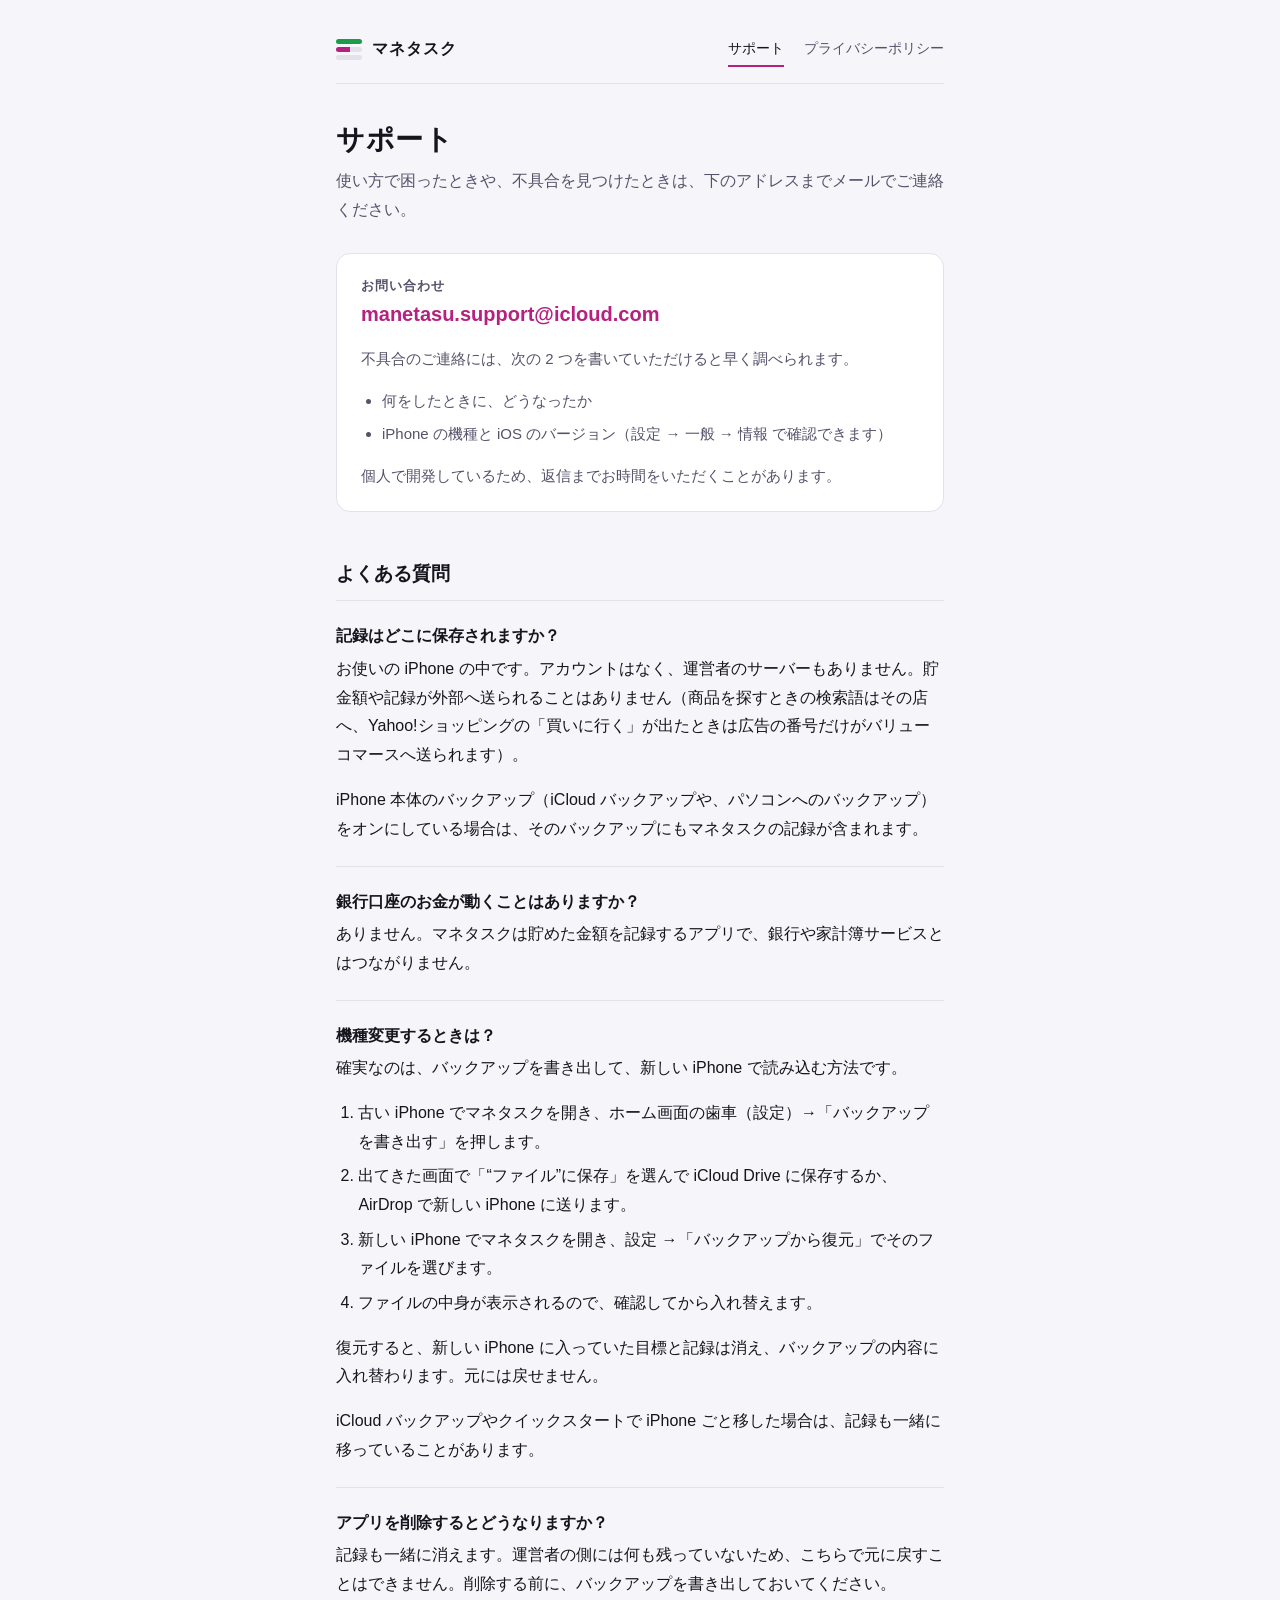
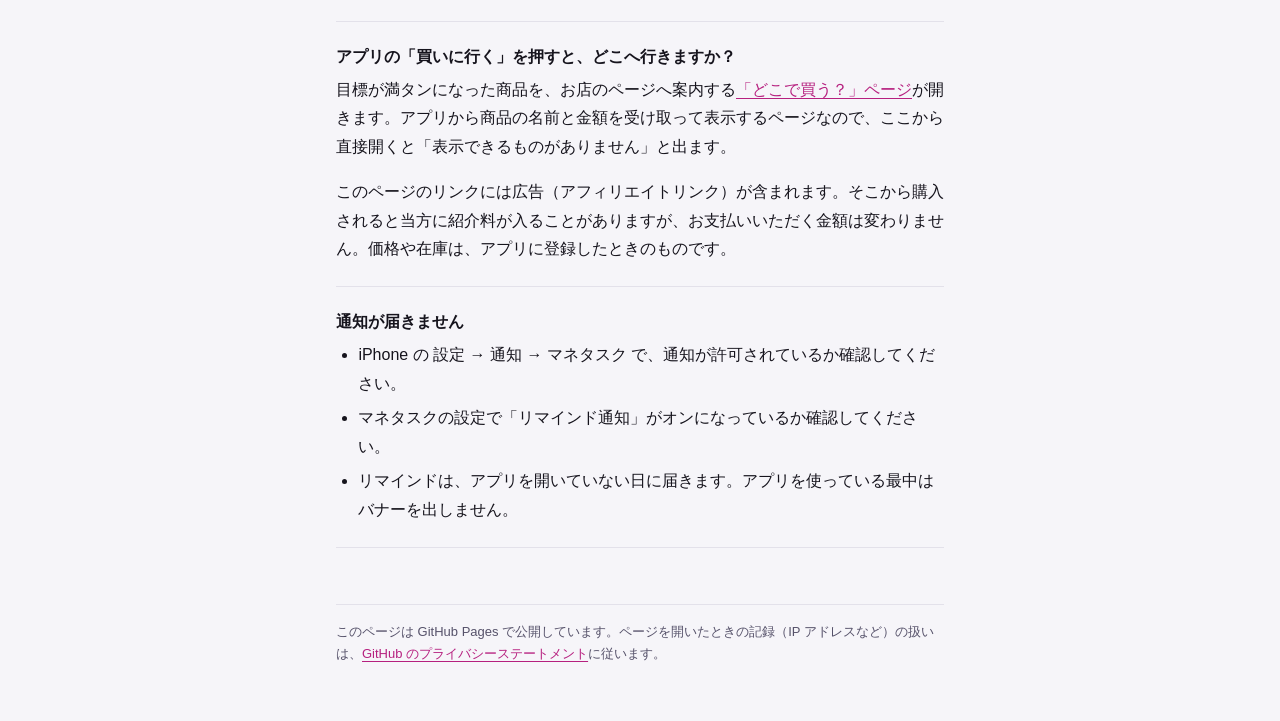
<file: index.html>
<!doctype html>
<html lang="ja">
<head>
<meta charset="utf-8">
<meta name="viewport" content="width=device-width, initial-scale=1">
<title>サポート｜マネタスク</title>
<meta name="description" content="貯金アプリ「マネタスク」のお問い合わせ先と、よくある質問。">
<link rel="stylesheet" href="style.css">
</head>
<body>
<div class="page">
  <header class="masthead">
    <a class="brand" href="./"><span class="mark" aria-hidden="true"><i></i><i></i><i></i></span>マネタスク</a>
    <nav class="nav" aria-label="ページ">
      <a href="./" aria-current="page">サポート</a>
      <a href="privacy.html">プライバシーポリシー</a>
    </nav>
  </header>

  <main>
    <h1>サポート</h1>
    <p class="lede">使い方で困ったときや、不具合を見つけたときは、下のアドレスまでメールでご連絡ください。</p>

    <section class="panel" aria-labelledby="contact-title">
      <h2 id="contact-title" class="label">お問い合わせ</h2>
      <p class="address"><a href="mailto:manetasu.support@icloud.com?subject=マネタスクのお問い合わせ">manetasu.support@<wbr>icloud.com</a></p>
      <p class="quiet">不具合のご連絡には、次の 2 つを書いていただけると早く調べられます。</p>
      <ul class="quiet">
        <li>何をしたときに、どうなったか</li>
        <li>iPhone の機種と iOS のバージョン（設定 → 一般 → 情報 で確認できます）</li>
      </ul>
      <p class="quiet">個人で開発しているため、返信までお時間をいただくことがあります。</p>
    </section>

    <h2>よくある質問</h2>
    <div class="faq">
      <section>
        <h3>記録はどこに保存されますか？</h3>
        <p>お使いの iPhone の中です。アカウントはなく、運営者のサーバーもありません。貯金額や記録が外部へ送られることはありません（商品を探すときの検索語はその店へ、Yahoo!ショッピングの「買いに行く」が出たときは広告の番号だけがバリューコマースへ送られます）。</p>
        <p>iPhone 本体のバックアップ（iCloud バックアップや、パソコンへのバックアップ）をオンにしている場合は、そのバックアップにもマネタスクの記録が含まれます。</p>
      </section>

      <section>
        <h3>銀行口座のお金が動くことはありますか？</h3>
        <p>ありません。マネタスクは貯めた金額を記録するアプリで、銀行や家計簿サービスとはつながりません。</p>
      </section>

      <section>
        <h3>機種変更するときは？</h3>
        <p>確実なのは、バックアップを書き出して、新しい iPhone で読み込む方法です。</p>
        <ol>
          <li>古い iPhone でマネタスクを開き、ホーム画面の歯車（設定）→「バックアップを書き出す」を押します。</li>
          <li>出てきた画面で「“ファイル”に保存」を選んで iCloud Drive に保存するか、AirDrop で新しい iPhone に送ります。</li>
          <li>新しい iPhone でマネタスクを開き、設定 →「バックアップから復元」でそのファイルを選びます。</li>
          <li>ファイルの中身が表示されるので、確認してから入れ替えます。</li>
        </ol>
        <p>復元すると、新しい iPhone に入っていた目標と記録は消え、バックアップの内容に入れ替わります。元には戻せません。</p>
        <p>iCloud バックアップやクイックスタートで iPhone ごと移した場合は、記録も一緒に移っていることがあります。</p>
      </section>

      <section>
        <h3>アプリを削除するとどうなりますか？</h3>
        <p>記録も一緒に消えます。運営者の側には何も残っていないため、こちらで元に戻すことはできません。削除する前に、バックアップを書き出しておいてください。</p>
      </section>

      <section>
        <h3>アプリの「買いに行く」を押すと、どこへ行きますか？</h3>
        <p>目標が満タンになった商品を、お店のページへ案内する<a href="buy.html">「どこで買う？」ページ</a>が開きます。アプリから商品の名前と金額を受け取って表示するページなので、ここから直接開くと「表示できるものがありません」と出ます。</p>
        <p>このページのリンクには広告（アフィリエイトリンク）が含まれます。そこから購入されると当方に紹介料が入ることがありますが、お支払いいただく金額は変わりません。価格や在庫は、アプリに登録したときのものです。</p>
      </section>

      <section>
        <h3>通知が届きません</h3>
        <ul>
          <li>iPhone の 設定 → 通知 → マネタスク で、通知が許可されているか確認してください。</li>
          <li>マネタスクの設定で「リマインド通知」がオンになっているか確認してください。</li>
          <li>リマインドは、アプリを開いていない日に届きます。アプリを使っている最中はバナーを出しません。</li>
        </ul>
      </section>
    </div>
  </main>

  <footer class="footer">
    <p>このページは GitHub Pages で公開しています。ページを開いたときの記録（IP アドレスなど）の扱いは、<a href="https://docs.github.com/en/site-policy/privacy-policies/github-general-privacy-statement">GitHub のプライバシーステートメント</a>に従います。</p>
  </footer>
</div>
</body>
</html>
</file>
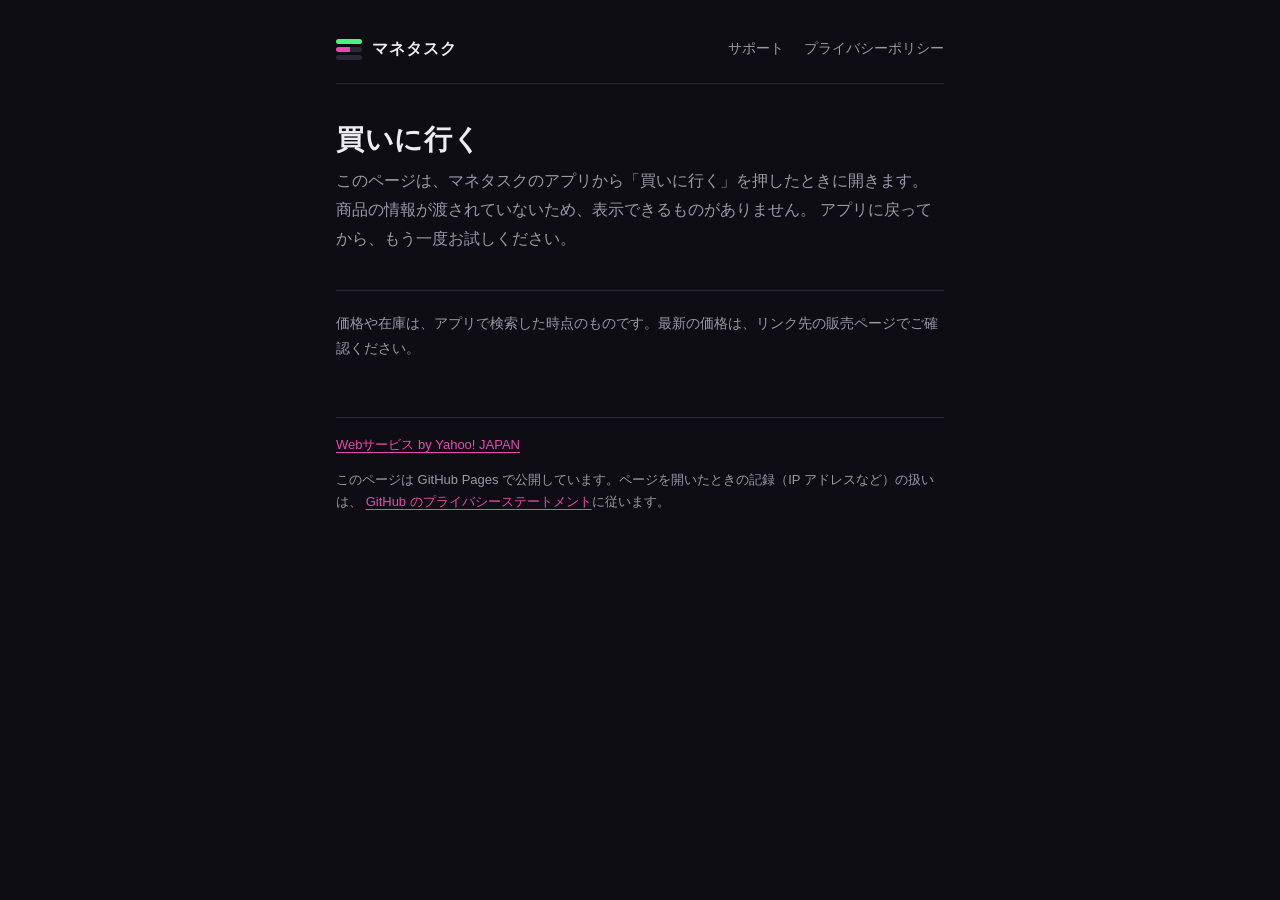
<file: buy.html>
<!doctype html>
<html lang="ja">
<head>
<meta charset="utf-8">
<meta name="viewport" content="width=device-width, initial-scale=1">
<title>買いに行く｜マネタスク</title>
<meta name="description" content="マネタスクで貯めて買うものの、購入ページへのご案内。">
<meta name="robots" content="noindex">
<link rel="stylesheet" href="style.css">
</head>
<!--
  class="buy" は飾りではない。アプリはダークに固定されている（theme.tsx）ので、
  このページだけ端末の外観設定に従うと、アプリから飛んだ瞬間に真っ白になる。
  style.css の .buy がライトモードの指定を打ち消す。
-->
<body class="buy">
<div class="page">
  <header class="masthead">
    <a class="brand" href="./"><span class="mark" aria-hidden="true"><i></i><i></i><i></i></span>マネタスク</a>
    <nav class="nav" aria-label="ページ">
      <a href="./">サポート</a>
      <a href="privacy.html">プライバシーポリシー</a>
    </nav>
  </header>

  <main>
    <!--
      商品カードとリンクは、アプリから渡された値を見てから組み立てる。
      2026-09-28 から、ここには広告を置かない（下の script の注記）。
    -->
    <div id="card" class="buy-card" hidden>
      <p class="buy-eyebrow" id="card-earned" hidden></p>
      <h1 class="buy-name" id="card-name"></h1>
      <p class="buy-price" id="card-price" hidden></p>
      <p class="buy-store" id="card-store"></p>
      <p class="buy-go"><a id="card-link" class="buy-button" href="#" rel="noopener"><span id="card-cta">商品ページを開く</span></a></p>
    </div>

    <div id="fallback" hidden>
      <h1>買いに行く</h1>
      <p class="lede">このページは、マネタスクのアプリから「買いに行く」を押したときに開きます。
        商品の情報が渡されていないため、表示できるものがありません。
        アプリに戻ってから、もう一度お試しください。</p>
    </div>

    <div id="badlink" hidden>
      <h1>開けませんでした</h1>
      <p class="lede">安全に開けると確認できたリンクだけを表示しています。
        お手数ですが、アプリに戻ってからもう一度お試しください。</p>
    </div>

    <noscript>
      <h1>買いに行く</h1>
      <p class="lede">このページは JavaScript を使って商品のリンクを組み立てています。
        Safari の設定で JavaScript を有効にしてから開いてください。</p>
    </noscript>

    <div class="buy-note">
      <p>価格や在庫は、アプリで検索した時点のものです。最新の価格は、リンク先の販売ページでご確認ください。</p>
    </div>
  </main>

  <footer class="footer">
    <p><a href="https://developer.yahoo.co.jp/sitemap/">Webサービス by Yahoo! JAPAN</a></p>
    <p>このページは GitHub Pages で公開しています。ページを開いたときの記録（IP アドレスなど）の扱いは、
      <a href="https://docs.github.com/ja/site-policy/privacy-policies/github-general-privacy-statement">GitHub のプライバシーステートメント</a>に従います。</p>
  </footer>
</div>

<script>
(function () {
  'use strict';

  /*
    アプリの「買いに行く」から開くページ。設計の理由と引用は save_app/buy-page.md にある。

    **2026-09-28 から、成果リンクを使わず、素の商品ページへつなぐ。計測タグも読まない。**
    アプリ（1.1.0〜）が渡してくるのは、既存サイト（sid 3781888）の広告コードで作った成果リンク。
    バリューコマースの回答は「既存サイトで作成した広告コードをアプリ含め別サイトに掲載することが
    ないように」（save_app/vc-rules.md 8）。アプリの媒体（3782665）は審査中で、通ったら
    アプリが自分で成果リンクを開く（このページは挟まない。vc-rules.md 11）。
    **このページを直せば、出ている全部の版に一度に効く**（アプリの更新も審査も要らない）。
    紹介料は入らなくなるが、宣伝で人が増える前に止める。

    成果リンクを組み立て直してはいけない（広告リンクの改変は 3 社とも禁止）。
    ここでは中の vc_url（素の商品ページ）を取り出すだけで、広告としては使わない。
  */

  // 開いてよいホスト。ここに無いものは表示しない（オープンリダイレクタにしないため）
  var ALLOWED = {
    'ck.jp.ap.valuecommerce.com': {
      store: 'Yahoo!ショッピング',
      cta: 'Yahoo!ショッピングで見る'
    }
  };

  // 成果リンクの中の行き先（vc_url）として開いてよいホスト（vc-rules.md 2 の原文）。
  // vc_url には何でも入れられるので、ここを緩めると踏み台になる
  var DEST = [
    'shopping.yahoo.co.jp',
    'topics.shopping.yahoo.co.jp',
    'store.shopping.yahoo.co.jp',
    'search.shopping.yahoo.co.jp',
    'paypaymall.yahoo.co.jp'
  ];

  // **クエリ（?）ではなくフラグメント（#）から読む。**
  // フラグメントはサーバーに送られないので、目標の名前や貯めた額が
  // GitHub Pages のアクセスログに残らない。アプリ側は core/url.ts の
  // buyDestination が # で組み立てている ── **片方だけ直すと証書が出なくなる。**
  var params = new URLSearchParams(window.location.hash.slice(1));
  var raw = params.get('u') || '';
  var name = (params.get('n') || '').slice(0, 200).trim();
  var price = (params.get('p') || '').replace(/[^0-9]/g, '').slice(0, 12);
  // 「42 日かけて ¥6,000 貯めました」を出すための 2 つ。無ければ何も出さない。
  var saved = (params.get('v') || '').replace(/[^0-9]/g, '').slice(0, 12);
  var days = (params.get('d') || '').replace(/[^0-9]/g, '').slice(0, 5);

  var card = document.getElementById('card');
  var fallback = document.getElementById('fallback');
  var badlink = document.getElementById('badlink');

  var yen = function (n) { return '¥' + Number(n).toLocaleString('ja-JP'); };

  if (!raw) {
    fallback.hidden = false;
    return;
  }

  var rule = null;
  var dest = null;
  try {
    var parsed = new URL(raw);
    if (parsed.protocol === 'https:' && Object.prototype.hasOwnProperty.call(ALLOWED, parsed.hostname)) {
      var inner = parsed.searchParams.get('vc_url') || '';
      var target = new URL(inner);
      if (target.protocol === 'https:' && !target.username && !target.password && DEST.indexOf(target.hostname) >= 0) {
        rule = ALLOWED[parsed.hostname];
        dest = inner;
      }
    }
  } catch (e) {
    rule = null;
    dest = null;
  }

  if (!rule || !dest) {
    badlink.hidden = false;
    return;
  }

  document.getElementById('card-store').textContent = rule.store;
  document.getElementById('card-name').textContent = name || 'この商品';
  document.getElementById('card-cta').textContent = rule.cta;

  if (price) {
    var el = document.getElementById('card-price');
    el.textContent = yen(price);
    el.hidden = false;
  }

  // ここが「踏み台」と「達成の証書」を分ける 1 行。貯めた実績が渡っていれば先頭に出す。
  if (saved) {
    var earned = document.getElementById('card-earned');
    earned.textContent = days
      ? days + ' 日かけて ' + yen(saved) + ' 貯めました'
      : yen(saved) + ' 貯めました';
    earned.hidden = false;
  }

  var link = document.getElementById('card-link');
  // 素の商品ページ。広告ではないので計測タグは付けない（上の注記）
  link.setAttribute('href', dest);

  card.hidden = false;
})();
</script>
</body>
</html>
</file>
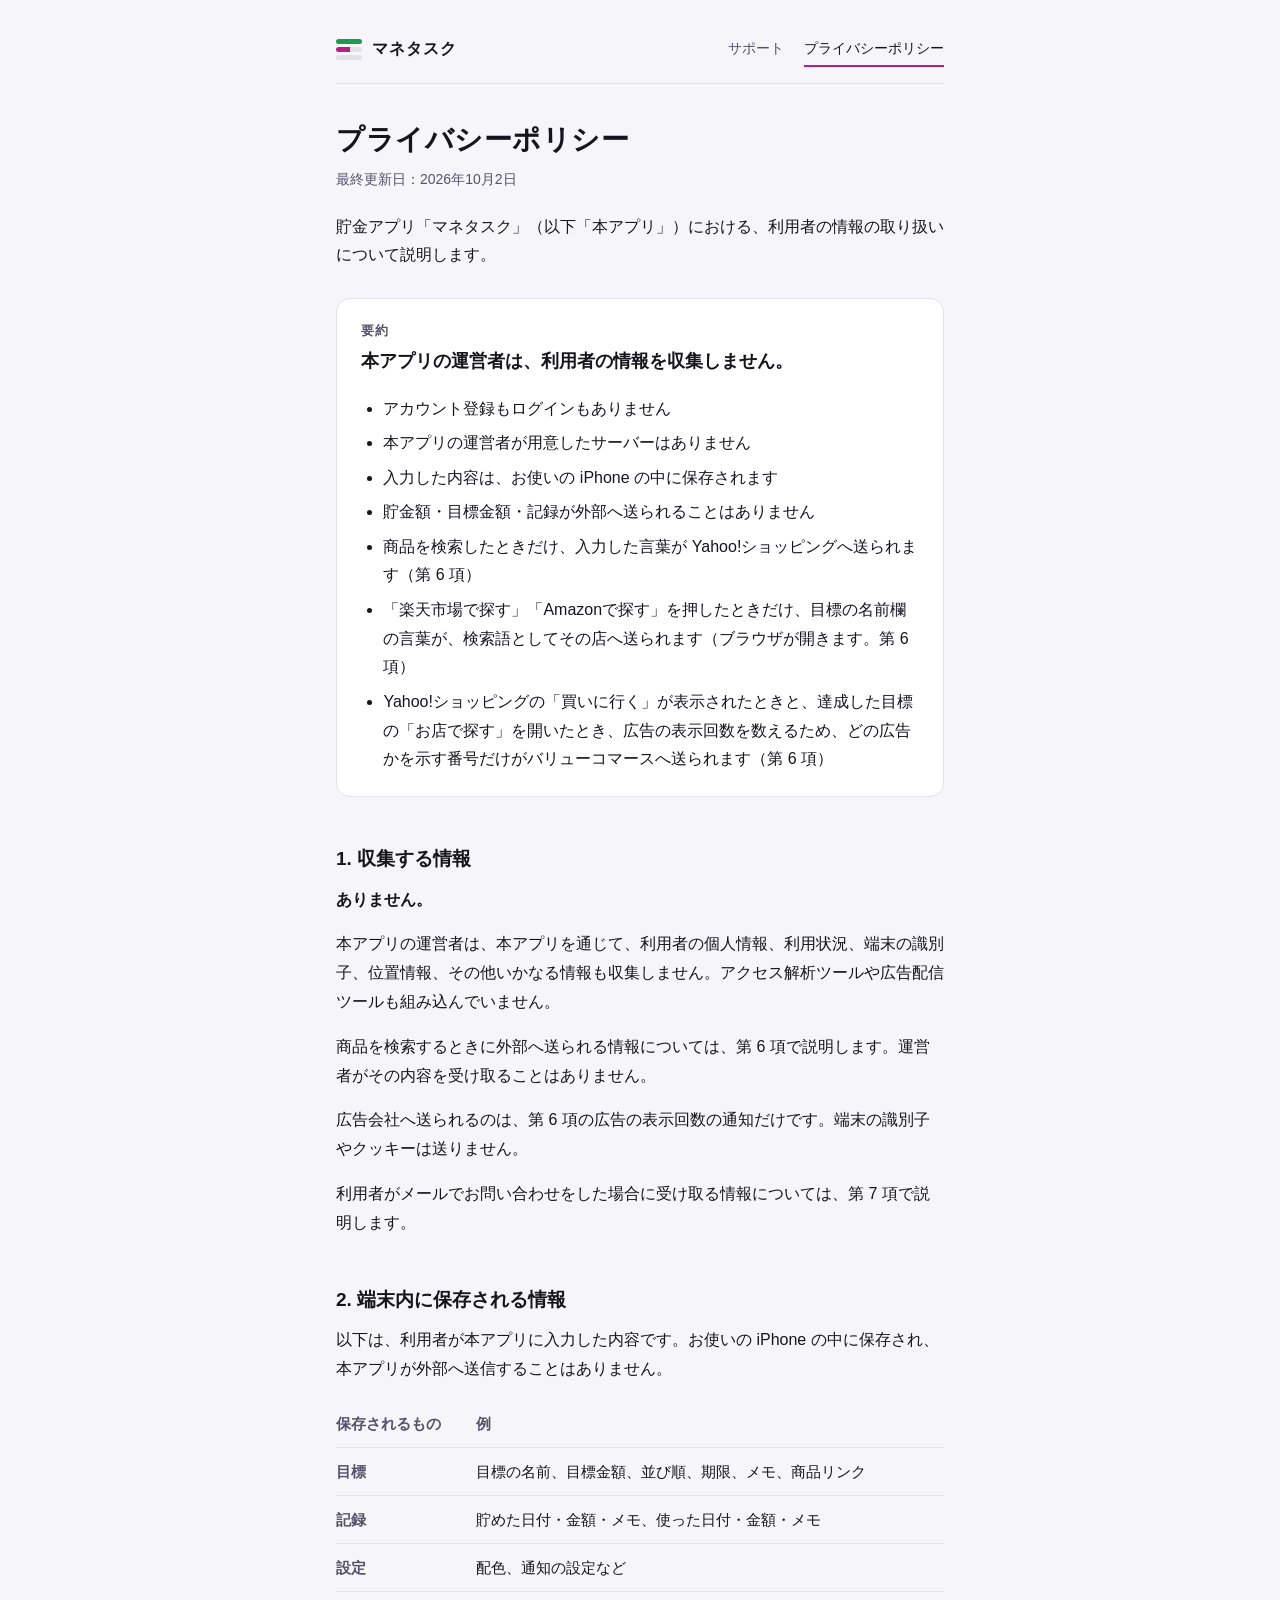
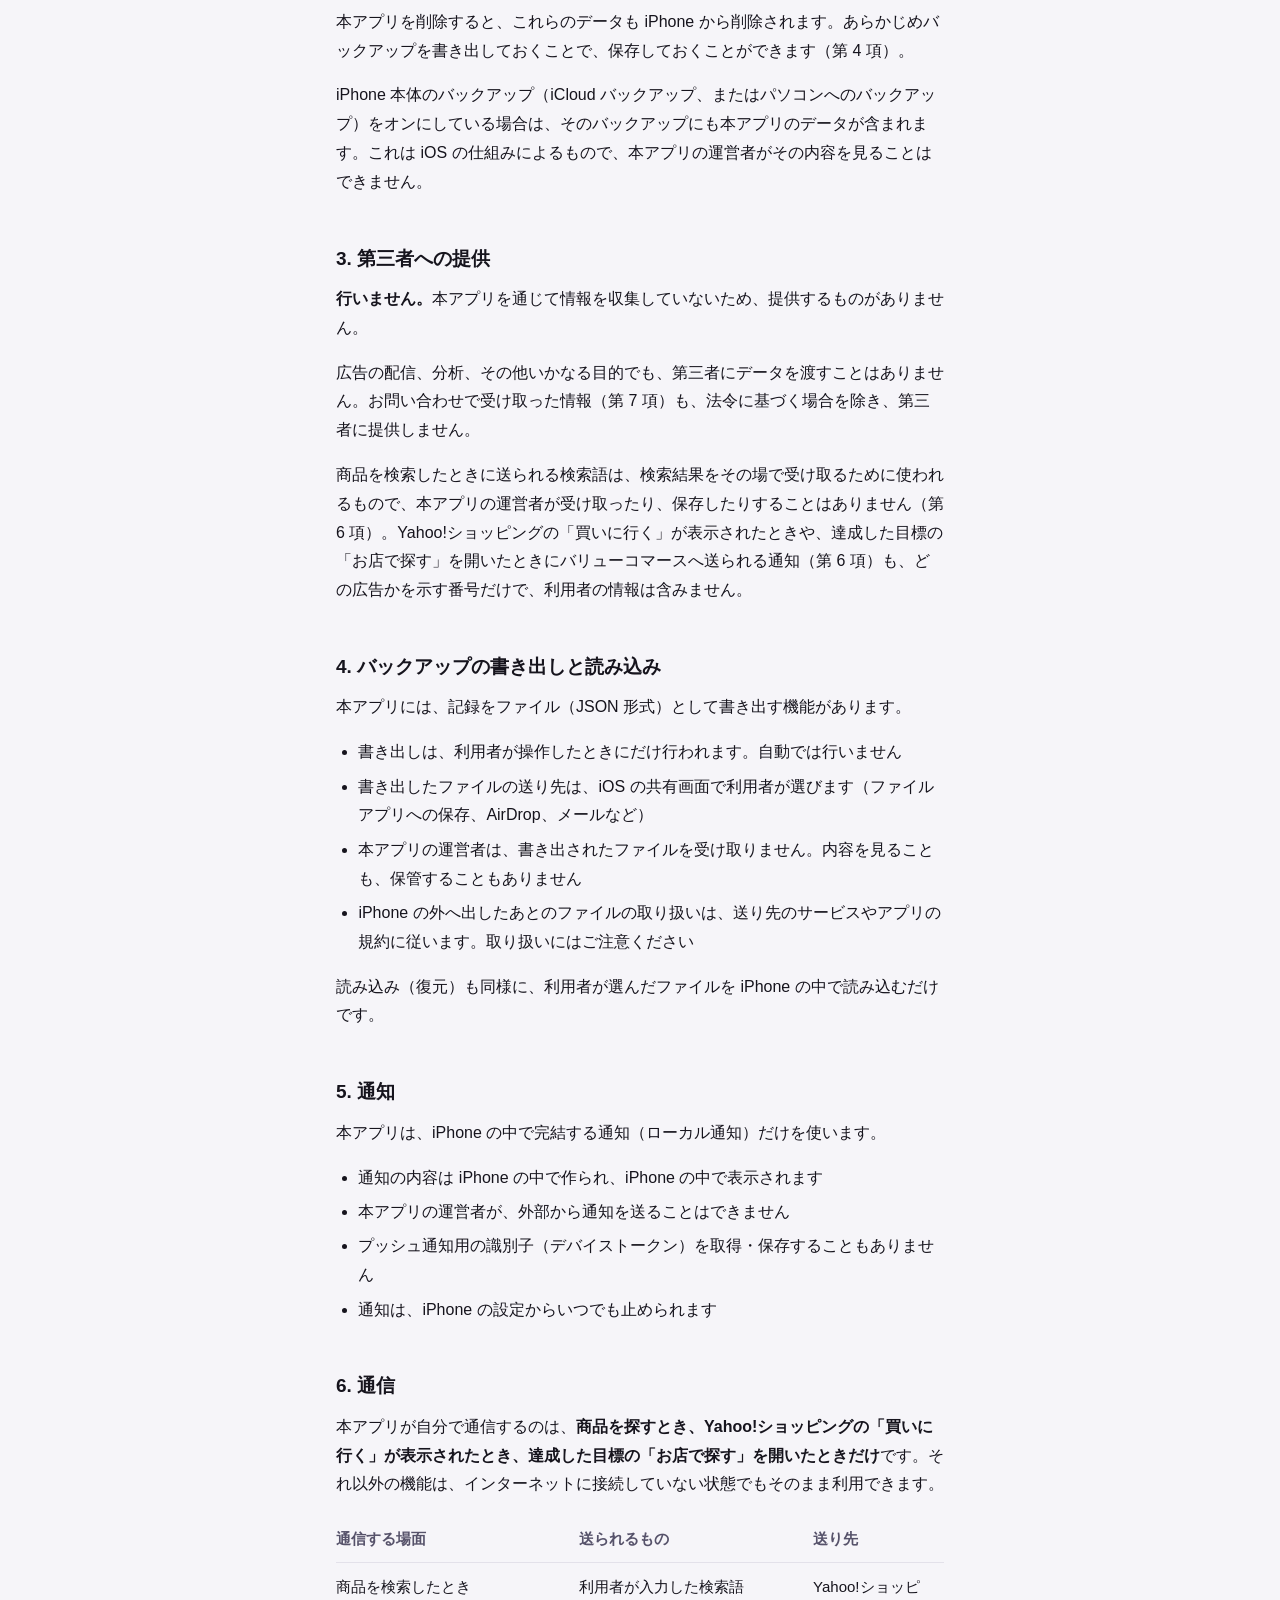
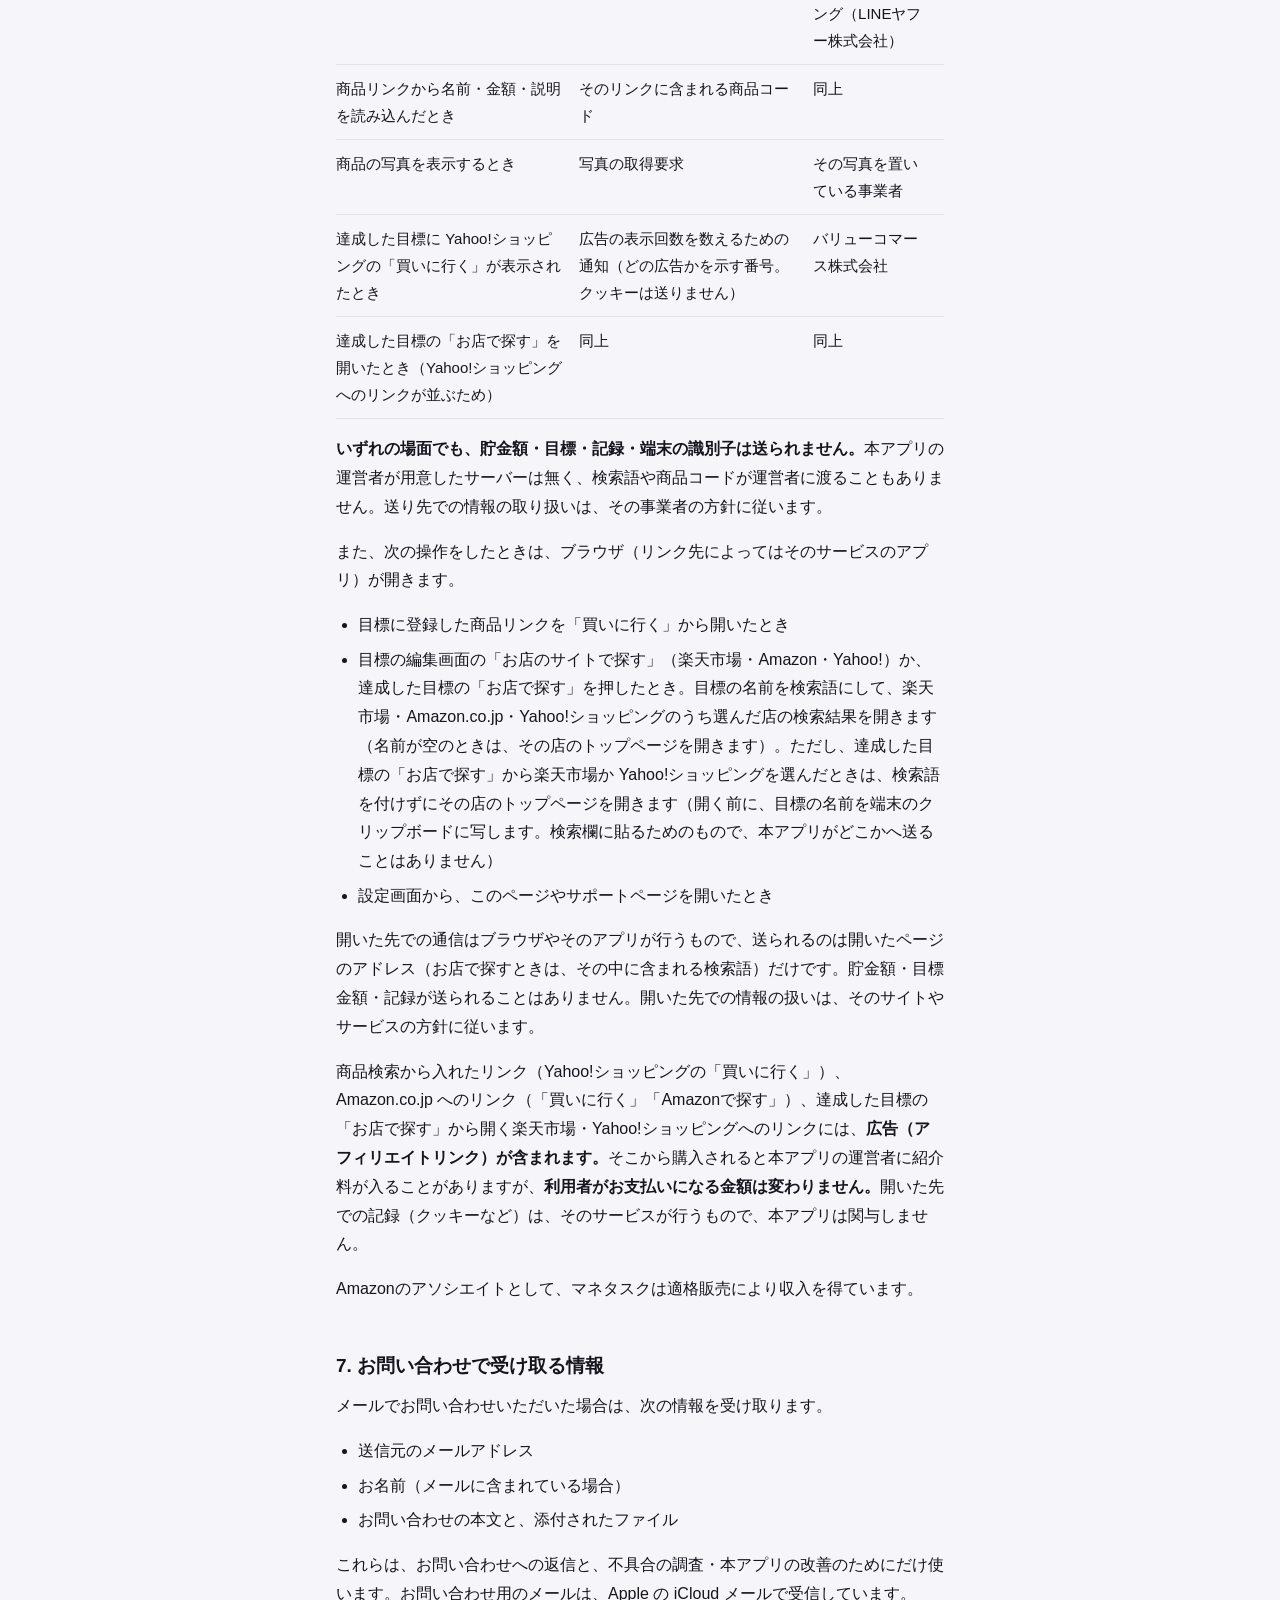
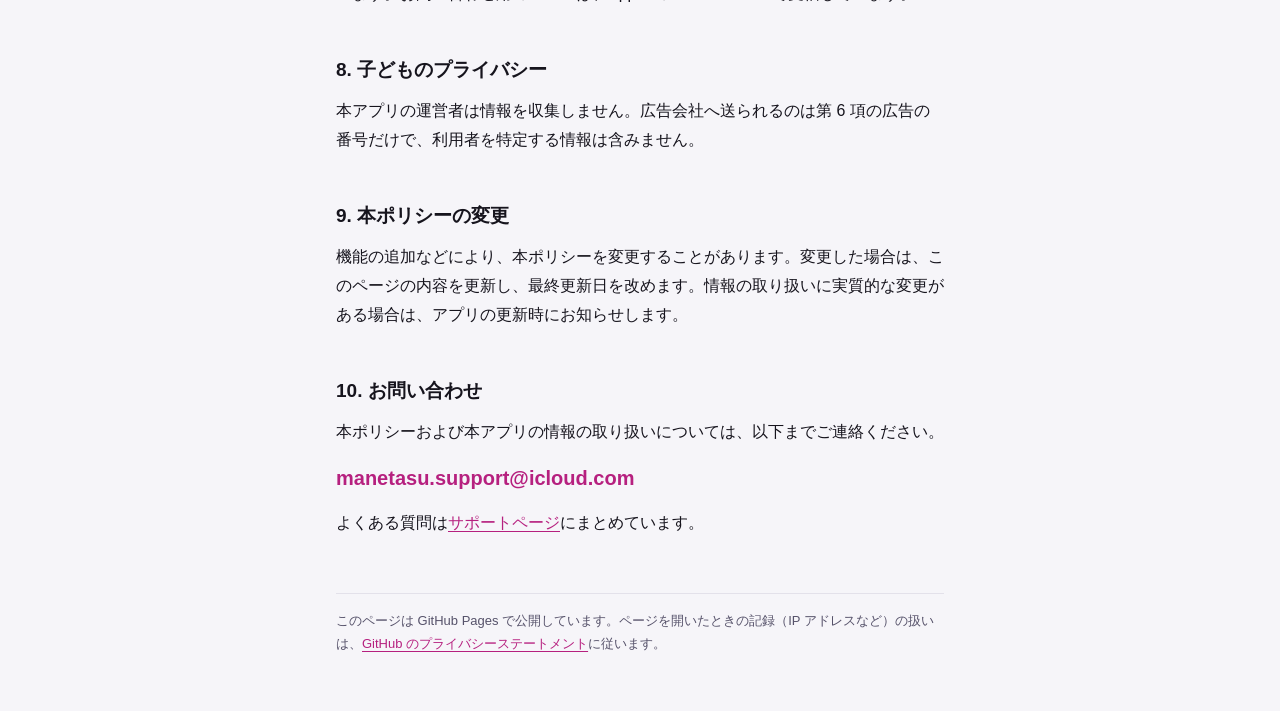
<file: privacy.html>
<!doctype html>
<html lang="ja">
<head>
<meta charset="utf-8">
<meta name="viewport" content="width=device-width, initial-scale=1">
<title>プライバシーポリシー｜マネタスク</title>
<meta name="description" content="貯金アプリ「マネタスク」のプライバシーポリシー。本アプリの運営者は利用者の情報を収集しません。">
<link rel="stylesheet" href="style.css">
</head>
<body>
<div class="page">
  <header class="masthead">
    <a class="brand" href="./"><span class="mark" aria-hidden="true"><i></i><i></i><i></i></span>マネタスク</a>
    <nav class="nav" aria-label="ページ">
      <a href="./">サポート</a>
      <a href="privacy.html" aria-current="page">プライバシーポリシー</a>
    </nav>
  </header>

  <main>
    <h1>プライバシーポリシー</h1>
    <p class="meta">最終更新日：<time datetime="2026-10-02">2026年10月2日</time></p>
    <p>貯金アプリ「マネタスク」（以下「本アプリ」）における、利用者の情報の取り扱いについて説明します。</p>

    <section class="panel" aria-labelledby="summary-title">
      <h2 id="summary-title" class="label">要約</h2>
      <p class="summary-lead">本アプリの運営者は、利用者の情報を収集しません。</p>
      <ul>
        <li>アカウント登録もログインもありません</li>
        <li>本アプリの運営者が用意したサーバーはありません</li>
        <li>入力した内容は、お使いの iPhone の中に保存されます</li>
        <li>貯金額・目標金額・記録が外部へ送られることはありません</li>
        <li>商品を検索したときだけ、入力した言葉が Yahoo!ショッピングへ送られます（第 6 項）</li>
        <li>「楽天市場で探す」「Amazonで探す」を押したときだけ、目標の名前欄の言葉が、検索語としてその店へ送られます（ブラウザが開きます。第 6 項）</li>
        <li>Yahoo!ショッピングの「買いに行く」が表示されたときと、達成した目標の「お店で探す」を開いたとき、広告の表示回数を数えるため、どの広告かを示す番号だけがバリューコマースへ送られます（第 6 項）</li>
      </ul>
    </section>

    <h2>1. 収集する情報</h2>
    <p><strong>ありません。</strong></p>
    <p>本アプリの運営者は、本アプリを通じて、利用者の個人情報、利用状況、端末の識別子、位置情報、その他いかなる情報も収集しません。アクセス解析ツールや広告配信ツールも組み込んでいません。</p>
    <p>商品を検索するときに外部へ送られる情報については、第 6 項で説明します。運営者がその内容を受け取ることはありません。</p>
    <p>広告会社へ送られるのは、第 6 項の広告の表示回数の通知だけです。端末の識別子やクッキーは送りません。</p>
    <p>利用者がメールでお問い合わせをした場合に受け取る情報については、第 7 項で説明します。</p>

    <h2>2. 端末内に保存される情報</h2>
    <p>以下は、利用者が本アプリに入力した内容です。お使いの iPhone の中に保存され、本アプリが外部へ送信することはありません。</p>
    <div class="table-wrap">
      <table>
        <thead>
          <tr><th scope="col">保存されるもの</th><th scope="col">例</th></tr>
        </thead>
        <tbody>
          <tr><th scope="row">目標</th><td>目標の名前、目標金額、並び順、期限、メモ、商品リンク</td></tr>
          <tr><th scope="row">記録</th><td>貯めた日付・金額・メモ、使った日付・金額・メモ</td></tr>
          <tr><th scope="row">設定</th><td>配色、通知の設定など</td></tr>
        </tbody>
      </table>
    </div>
    <p>本アプリを削除すると、これらのデータも iPhone から削除されます。あらかじめバックアップを書き出しておくことで、保存しておくことができます（第 4 項）。</p>
    <p>iPhone 本体のバックアップ（iCloud バックアップ、またはパソコンへのバックアップ）をオンにしている場合は、そのバックアップにも本アプリのデータが含まれます。これは iOS の仕組みによるもので、本アプリの運営者がその内容を見ることはできません。</p>

    <h2>3. 第三者への提供</h2>
    <p><strong>行いません。</strong>本アプリを通じて情報を収集していないため、提供するものがありません。</p>
    <p>広告の配信、分析、その他いかなる目的でも、第三者にデータを渡すことはありません。お問い合わせで受け取った情報（第 7 項）も、法令に基づく場合を除き、第三者に提供しません。</p>
    <p>商品を検索したときに送られる検索語は、検索結果をその場で受け取るために使われるもので、本アプリの運営者が受け取ったり、保存したりすることはありません（第 6 項）。Yahoo!ショッピングの「買いに行く」が表示されたときや、達成した目標の「お店で探す」を開いたときにバリューコマースへ送られる通知（第 6 項）も、どの広告かを示す番号だけで、利用者の情報は含みません。</p>

    <h2>4. バックアップの書き出しと読み込み</h2>
    <p>本アプリには、記録をファイル（JSON 形式）として書き出す機能があります。</p>
    <ul>
      <li>書き出しは、利用者が操作したときにだけ行われます。自動では行いません</li>
      <li>書き出したファイルの送り先は、iOS の共有画面で利用者が選びます（ファイルアプリへの保存、AirDrop、メールなど）</li>
      <li>本アプリの運営者は、書き出されたファイルを受け取りません。内容を見ることも、保管することもありません</li>
      <li>iPhone の外へ出したあとのファイルの取り扱いは、送り先のサービスやアプリの規約に従います。取り扱いにはご注意ください</li>
    </ul>
    <p>読み込み（復元）も同様に、利用者が選んだファイルを iPhone の中で読み込むだけです。</p>

    <h2>5. 通知</h2>
    <p>本アプリは、iPhone の中で完結する通知（ローカル通知）だけを使います。</p>
    <ul>
      <li>通知の内容は iPhone の中で作られ、iPhone の中で表示されます</li>
      <li>本アプリの運営者が、外部から通知を送ることはできません</li>
      <li>プッシュ通知用の識別子（デバイストークン）を取得・保存することもありません</li>
      <li>通知は、iPhone の設定からいつでも止められます</li>
    </ul>

    <h2>6. 通信</h2>
    <p>本アプリが自分で通信するのは、<strong>商品を探すとき、Yahoo!ショッピングの「買いに行く」が表示されたとき、達成した目標の「お店で探す」を開いたときだけ</strong>です。それ以外の機能は、インターネットに接続していない状態でもそのまま利用できます。</p>
    <div class="table-wrap">
      <table>
        <thead>
          <tr><th>通信する場面</th><th>送られるもの</th><th>送り先</th></tr>
        </thead>
        <tbody>
          <tr><td>商品を検索したとき</td><td>利用者が入力した検索語</td><td>Yahoo!ショッピング（LINEヤフー株式会社）</td></tr>
          <tr><td>商品リンクから名前・金額・説明を読み込んだとき</td><td>そのリンクに含まれる商品コード</td><td>同上</td></tr>
          <tr><td>商品の写真を表示するとき</td><td>写真の取得要求</td><td>その写真を置いている事業者</td></tr>
          <tr><td>達成した目標に Yahoo!ショッピングの「買いに行く」が表示されたとき</td><td>広告の表示回数を数えるための通知（どの広告かを示す番号。クッキーは送りません）</td><td>バリューコマース株式会社</td></tr>
          <tr><td>達成した目標の「お店で探す」を開いたとき（Yahoo!ショッピングへのリンクが並ぶため）</td><td>同上</td><td>同上</td></tr>
        </tbody>
      </table>
    </div>
    <p><strong>いずれの場面でも、貯金額・目標・記録・端末の識別子は送られません。</strong>本アプリの運営者が用意したサーバーは無く、検索語や商品コードが運営者に渡ることもありません。送り先での情報の取り扱いは、その事業者の方針に従います。</p>
    <p>また、次の操作をしたときは、ブラウザ（リンク先によってはそのサービスのアプリ）が開きます。</p>
    <ul>
      <li>目標に登録した商品リンクを「買いに行く」から開いたとき</li>
      <li>目標の編集画面の「お店のサイトで探す」（楽天市場・Amazon・Yahoo!）か、達成した目標の「お店で探す」を押したとき。目標の名前を検索語にして、楽天市場・Amazon.co.jp・Yahoo!ショッピングのうち選んだ店の検索結果を開きます（名前が空のときは、その店のトップページを開きます）。ただし、達成した目標の「お店で探す」から楽天市場か Yahoo!ショッピングを選んだときは、検索語を付けずにその店のトップページを開きます（開く前に、目標の名前を端末のクリップボードに写します。検索欄に貼るためのもので、本アプリがどこかへ送ることはありません）</li>
      <li>設定画面から、このページやサポートページを開いたとき</li>
    </ul>
    <p>開いた先での通信はブラウザやそのアプリが行うもので、送られるのは開いたページのアドレス（お店で探すときは、その中に含まれる検索語）だけです。貯金額・目標金額・記録が送られることはありません。開いた先での情報の扱いは、そのサイトやサービスの方針に従います。</p>
    <p>商品検索から入れたリンク（Yahoo!ショッピングの「買いに行く」）、Amazon.co.jp へのリンク（「買いに行く」「Amazonで探す」）、達成した目標の「お店で探す」から開く楽天市場・Yahoo!ショッピングへのリンクには、<strong>広告（アフィリエイトリンク）が含まれます。</strong>そこから購入されると本アプリの運営者に紹介料が入ることがありますが、<strong>利用者がお支払いになる金額は変わりません。</strong>開いた先での記録（クッキーなど）は、そのサービスが行うもので、本アプリは関与しません。</p>
    <p>Amazonのアソシエイトとして、マネタスクは適格販売により収入を得ています。</p>

    <h2>7. お問い合わせで受け取る情報</h2>
    <p>メールでお問い合わせいただいた場合は、次の情報を受け取ります。</p>
    <ul>
      <li>送信元のメールアドレス</li>
      <li>お名前（メールに含まれている場合）</li>
      <li>お問い合わせの本文と、添付されたファイル</li>
    </ul>
    <p>これらは、お問い合わせへの返信と、不具合の調査・本アプリの改善のためにだけ使います。お問い合わせ用のメールは、Apple の iCloud メールで受信しています。</p>

    <h2>8. 子どものプライバシー</h2>
    <p>本アプリの運営者は情報を収集しません。広告会社へ送られるのは第 6 項の広告の番号だけで、利用者を特定する情報は含みません。</p>

    <h2>9. 本ポリシーの変更</h2>
    <p>機能の追加などにより、本ポリシーを変更することがあります。変更した場合は、このページの内容を更新し、最終更新日を改めます。情報の取り扱いに実質的な変更がある場合は、アプリの更新時にお知らせします。</p>

    <h2>10. お問い合わせ</h2>
    <p>本ポリシーおよび本アプリの情報の取り扱いについては、以下までご連絡ください。</p>
    <p class="address"><a href="mailto:manetasu.support@icloud.com?subject=マネタスクのお問い合わせ">manetasu.support@<wbr>icloud.com</a></p>
    <p>よくある質問は<a href="./">サポートページ</a>にまとめています。</p>
  </main>

  <footer class="footer">
    <p>このページは GitHub Pages で公開しています。ページを開いたときの記録（IP アドレスなど）の扱いは、<a href="https://docs.github.com/en/site-policy/privacy-policies/github-general-privacy-statement">GitHub のプライバシーステートメント</a>に従います。</p>
  </footer>
</div>
</body>
</html>
</file>
<file: style.css>
/*
  マネタスクの公開ページ（サポート／プライバシーポリシー）共通。
  色はアプリの theme.tsx から取っている（地 #0E0D13・メインカラーはマゼンタ）。
  外部のフォントや解析は読み込まない ── 「第三者に渡さない」と書いたページが、
  開いた瞬間に閲覧者の情報を外へ送っていたら本文が嘘になる。
*/

:root {
  --ground: #0E0D13;
  --panel: #191822;
  --ink: #EDECF2;
  --ink-2: #9B98AB;
  --rule: #2A2836;
  --track: #2A2836;
  --accent: #E949AE;
  --glow: #49F387;
  color-scheme: dark;
}

@media (prefers-color-scheme: light) {
  :root {
    --ground: #F6F5F9;
    --panel: #FFFFFF;
    --ink: #16141D;
    --ink-2: #56526A;
    --rule: #E3E1EA;
    --track: #E3E1EA;
    --accent: #B6207F;
    --glow: #1C9C4B;
    color-scheme: light;
  }
}

*,
*::before,
*::after {
  box-sizing: border-box;
}

html {
  -webkit-text-size-adjust: 100%;
  text-size-adjust: 100%;
}

body {
  margin: 0;
  padding: 0 20px;
  background: var(--ground);
  color: var(--ink);
  font-family: -apple-system, BlinkMacSystemFont, "Hiragino Sans", "Hiragino Kaku Gothic ProN",
    "Noto Sans JP", "Yu Gothic UI", Meiryo, sans-serif;
  font-size: 16px;
  line-height: 1.8;
}

.page {
  max-width: 38rem;
  margin: 0 auto;
  padding-block: 32px 56px;
}

/* ---- 見出し帯 ---------------------------------------------------- */

.masthead {
  display: flex;
  flex-wrap: wrap;
  align-items: center;
  justify-content: space-between;
  gap: 12px 24px;
  padding-bottom: 16px;
  border-bottom: 1px solid var(--rule);
}

.brand {
  display: flex;
  align-items: center;
  gap: 10px;
  color: var(--ink);
  font-weight: 700;
  letter-spacing: 0.06em;
  text-decoration: none;
}

/*
  印は、アプリの仕組みそのもの: 上から順に埋まる 3 本のバー。
  一番上は満タン（達成の色）、次が貯めている途中（メインカラー）、一番下はまだ空。
*/
.mark {
  display: grid;
  flex: none;
  gap: 3px;
  width: 26px;
}

.mark i {
  display: block;
  height: 5px;
  border-radius: 3px;
  background: linear-gradient(90deg, var(--fill-color) var(--fill), var(--track) var(--fill));
}

.mark i:nth-child(1) {
  --fill: 100%;
  --fill-color: var(--glow);
}

.mark i:nth-child(2) {
  --fill: 55%;
  --fill-color: var(--accent);
}

.mark i:nth-child(3) {
  --fill: 0%;
  --fill-color: var(--accent);
}

.nav {
  display: flex;
  gap: 20px;
  font-size: 0.875rem;
}

.nav a {
  padding-block: 4px;
  border-bottom: 2px solid transparent;
  color: var(--ink-2);
  text-decoration: none;
}

.nav a:hover {
  color: var(--ink);
}

.nav a[aria-current="page"] {
  border-bottom-color: var(--accent);
  color: var(--ink);
}

/* ---- 本文 ---------------------------------------------------- */

h1 {
  margin: 36px 0 8px;
  font-size: 1.75rem;
  line-height: 1.4;
  letter-spacing: 0.02em;
  text-wrap: balance;
}

h2 {
  margin: 48px 0 12px;
  font-size: 1.1875rem;
  line-height: 1.5;
  text-wrap: balance;
}

h3 {
  margin: 0 0 6px;
  font-size: 1rem;
  line-height: 1.6;
}

p {
  margin: 0 0 1em;
}

ul,
ol {
  margin: 0 0 1em;
  padding-left: 1.4em;
}

li + li {
  margin-top: 0.35em;
}

a {
  color: var(--accent);
  text-underline-offset: 3px;
}

a:focus-visible {
  outline: 2px solid var(--accent);
  outline-offset: 3px;
  border-radius: 2px;
}

.lede,
.meta {
  color: var(--ink-2);
}

.meta {
  margin-bottom: 20px;
  font-size: 0.875rem;
  font-variant-numeric: tabular-nums;
}

/* ---- 1 ページに 1 つだけ持ち上げる面（連絡先／要約） ---------------- */

.panel {
  margin-top: 28px;
  padding: 22px 24px;
  border: 1px solid var(--rule);
  border-radius: 14px;
  background: var(--panel);
}

.panel > :last-child {
  margin-bottom: 0;
}

.panel .label {
  margin: 0 0 4px;
  color: var(--ink-2);
  font-size: 0.8125rem;
  font-weight: 600;
  letter-spacing: 0.08em;
}

/*
  アドレスは 1 行に収めたい。途中で割れると「.co / m」になり、書き写し間違いを誘う。
  幅に合わせて文字を縮め、それでも入らない狭さでは HTML 側の <wbr>（@ の直後）で折る。
*/
.address {
  margin: 0 0 16px;
  font-size: clamp(1rem, 4.6vw, 1.25rem);
  font-weight: 700;
  line-height: 1.5;
  overflow-wrap: anywhere;
}

.address a {
  text-decoration: none;
}

.address a:hover {
  text-decoration: underline;
}

.panel .quiet {
  color: var(--ink-2);
  font-size: 0.9375rem;
}

.summary-lead {
  font-size: 1.125rem;
  font-weight: 700;
  text-wrap: balance;
}

/* ---- よくある質問 ---------------------------------------------------- */

.faq section {
  padding-block: 22px;
  border-top: 1px solid var(--rule);
}

.faq section:last-child {
  border-bottom: 1px solid var(--rule);
}

.faq section > :last-child {
  margin-bottom: 0;
}

/* ---- 表 ---------------------------------------------------- */

.table-wrap {
  margin: 0 0 1em;
  overflow-x: auto;
}

table {
  width: 100%;
  border-collapse: collapse;
  font-size: 0.9375rem;
}

th,
td {
  padding: 10px 16px 10px 0;
  border-bottom: 1px solid var(--rule);
  text-align: left;
  vertical-align: top;
}

th {
  color: var(--ink-2);
  font-weight: 600;
  white-space: nowrap;
}

/* ---- 末尾 ---------------------------------------------------- */

.footer {
  margin-top: 56px;
  padding-top: 16px;
  border-top: 1px solid var(--rule);
  color: var(--ink-2);
  font-size: 0.8125rem;
  line-height: 1.7;
}

.footer p:last-child {
  margin-bottom: 0;
}


/*
  「買いに行く」ページ（buy.html）。
  アプリの「買いに行く」から開く踏み台で、読むより押す画面。

  **ライトモードを打ち消している。** サポートとプライバシーポリシーは
  「たまたま開いた web ページ」なので端末の外観に従ってよいが、このページは
  アプリの続きとして開く。アプリは theme.tsx でダーク 1 つに固定してあるので、
  ここだけ白くなると、飛んだ瞬間に別のサービスに見える。
*/

body.buy {
  --ground: #0E0D13;
  --panel: #191822;
  --ink: #EDECF2;
  --ink-2: #9B98AB;
  --rule: #2A2836;
  --track: #2A2836;
  --accent: #E949AE;
  --glow: #49F387;
  color-scheme: dark;
}

[hidden] {
  display: none !important;
}

/*
  商品カードは**枠を持たない**。下の注記（`.buy-note`）と同じ角丸の面にすると、
  半年貯めたものと法定の注記が同じ重さに見える。面は 1 つだけにする。
*/
.buy-card {
  margin-top: 28px;
}

/* 「42 日かけて ¥6,000 貯めました」。このページを踏み台から達成の証書に変える 1 行 */
.buy-eyebrow {
  margin: 0 0 10px;
  padding: 6px 12px;
  display: inline-block;
  border-radius: 999px;
  background: rgba(73, 243, 135, 0.12);
  color: var(--glow);
  font-size: 0.875rem;
  font-weight: 700;
  letter-spacing: 0.01em;
}

/* このページの主役。店の名前でもボタンでもなく、**買うもの**が一番大きい */
.buy-name {
  margin: 0 0 12px;
  font-size: clamp(1.5rem, 6.4vw, 1.875rem);
  font-weight: 700;
  line-height: 1.45;
  letter-spacing: 0.01em;
  overflow-wrap: anywhere;
  text-wrap: balance;
}

/*
  値段は **--glow（達成の色）を使わない。**
  あれは「貯まりきった」を表す色で、店の言い値に使うと意味が裏返る。
*/
.buy-price {
  margin: 0 0 4px;
  color: var(--ink);
  font-size: 1.375rem;
  font-weight: 700;
  font-variant-numeric: tabular-nums;
}

.buy-store {
  margin: 0;
  color: var(--ink-2);
  font-size: 0.9375rem;
}

.buy-go {
  margin: 24px 0 0;
}

/*
  文字色は白ではなく墨。アプリの bestInk と同じ判断で、
  マゼンタ #E949AE の上では 白 3.4:1 に対し 墨 5.6:1。
*/
.buy-button {
  display: block;
  padding: 16px 20px;
  border-radius: 12px;
  background: var(--accent);
  color: #0B0A10;
  font-size: 1.0625rem;
  font-weight: 700;
  line-height: 1.4;
  text-align: center;
  text-decoration: none;
}

.buy-button:hover,
.buy-button:focus-visible {
  text-decoration: underline;
}

/* 注記は面を持たず、線 1 本で本文から切り離す */
.buy-note {
  margin-top: 36px;
  padding-top: 20px;
  border-top: 1px solid var(--rule);
  color: var(--ink-2);
  font-size: 0.875rem;
}

.buy-note p:last-child {
  margin-bottom: 0;
}
</file>
